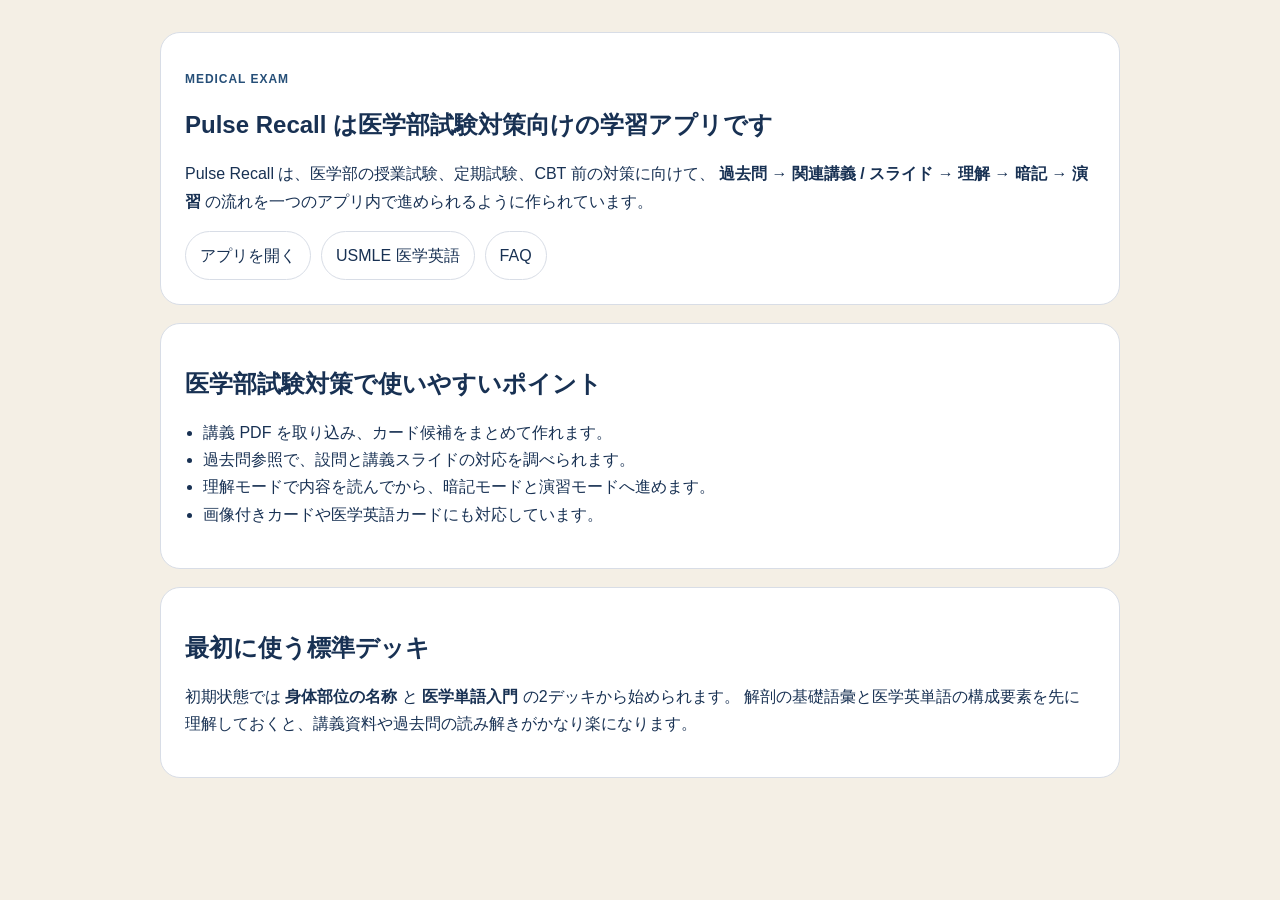
<file: medical-exam-app.html>
<!doctype html>
<html lang="ja">
  <head>
    <meta charset="utf-8" />
    <meta name="viewport" content="width=device-width, initial-scale=1, viewport-fit=cover" />
    <meta name="robots" content="index,follow,max-image-preview:large" />
    <meta
      name="description"
      content="Pulse Recall は、医学部の授業試験・定期試験・CBT 前の対策に向けて、過去問、講義 PDF、理解、暗記、演習を一つの流れで扱えるアプリです。"
    />
    <link rel="canonical" href="https://pulse-recall.vercel.app/medical-exam-app.html" />
    <meta property="og:type" content="article" />
    <meta property="og:title" content="Pulse Recall | 医学部試験対策アプリ" />
    <meta
      property="og:description"
      content="医学部の授業試験・定期試験・CBT 前の対策に向けて、過去問、講義 PDF、理解、暗記、演習を一つの流れで扱えるアプリです。"
    />
    <meta property="og:url" content="https://pulse-recall.vercel.app/medical-exam-app.html" />
    <title>Pulse Recall | 医学部試験対策アプリ</title>
    <style>
      :root {
        color-scheme: light;
        --bg: #f4efe5;
        --card: #ffffff;
        --text: #183153;
        --muted: #5a6c7d;
        --line: #d8dde6;
        --accent: #264f78;
      }
      * { box-sizing: border-box; }
      body {
        margin: 0;
        font-family: -apple-system, BlinkMacSystemFont, "Segoe UI", sans-serif;
        background: var(--bg);
        color: var(--text);
        line-height: 1.7;
      }
      main {
        width: min(960px, calc(100% - 32px));
        margin: 0 auto;
        padding: 32px 0 56px;
      }
      .card {
        background: var(--card);
        border: 1px solid var(--line);
        border-radius: 20px;
        padding: 24px;
        margin-bottom: 18px;
      }
      h1, h2, h3 { line-height: 1.3; }
      .eyebrow {
        color: var(--accent);
        font-size: 12px;
        font-weight: 700;
        text-transform: uppercase;
        letter-spacing: .08em;
      }
      .links {
        display: flex;
        flex-wrap: wrap;
        gap: 10px;
      }
      a.button {
        display: inline-block;
        padding: 10px 14px;
        border-radius: 999px;
        border: 1px solid var(--line);
        color: var(--text);
        text-decoration: none;
        background: #fff;
      }
      ul { padding-left: 18px; }
    </style>
    <script type="application/ld+json">
      {
        "@context": "https://schema.org",
        "@type": "Article",
        "headline": "Pulse Recall は医学部試験対策に使えるか",
        "description": "医学部の授業試験、定期試験、CBT 前の対策に向けて、過去問、講義 PDF、理解、暗記、演習を一つの流れで扱えるアプリです。",
        "inLanguage": "ja-JP",
        "mainEntityOfPage": "https://pulse-recall.vercel.app/medical-exam-app.html"
      }
    </script>
  </head>
  <body>
    <main>
      <section class="card">
        <p class="eyebrow">Medical Exam</p>
        <h1>Pulse Recall は医学部試験対策向けの学習アプリです</h1>
        <p>
          Pulse Recall は、医学部の授業試験、定期試験、CBT 前の対策に向けて、
          <strong>過去問 → 関連講義 / スライド → 理解 → 暗記 → 演習</strong>
          の流れを一つのアプリ内で進められるように作られています。
        </p>
        <div class="links">
          <a class="button" href="/">アプリを開く</a>
          <a class="button" href="/usmle-medical-english.html">USMLE 医学英語</a>
          <a class="button" href="/medical-exam-faq.html">FAQ</a>
        </div>
      </section>
      <section class="card">
        <h2>医学部試験対策で使いやすいポイント</h2>
        <ul>
          <li>講義 PDF を取り込み、カード候補をまとめて作れます。</li>
          <li>過去問参照で、設問と講義スライドの対応を調べられます。</li>
          <li>理解モードで内容を読んでから、暗記モードと演習モードへ進めます。</li>
          <li>画像付きカードや医学英語カードにも対応しています。</li>
        </ul>
      </section>
      <section class="card">
        <h2>最初に使う標準デッキ</h2>
        <p>
          初期状態では <strong>身体部位の名称</strong> と <strong>医学単語入門</strong> の2デッキから始められます。
          解剖の基礎語彙と医学英単語の構成要素を先に理解しておくと、講義資料や過去問の読み解きがかなり楽になります。
        </p>
      </section>
    </main>
  </body>
</html>
</file>
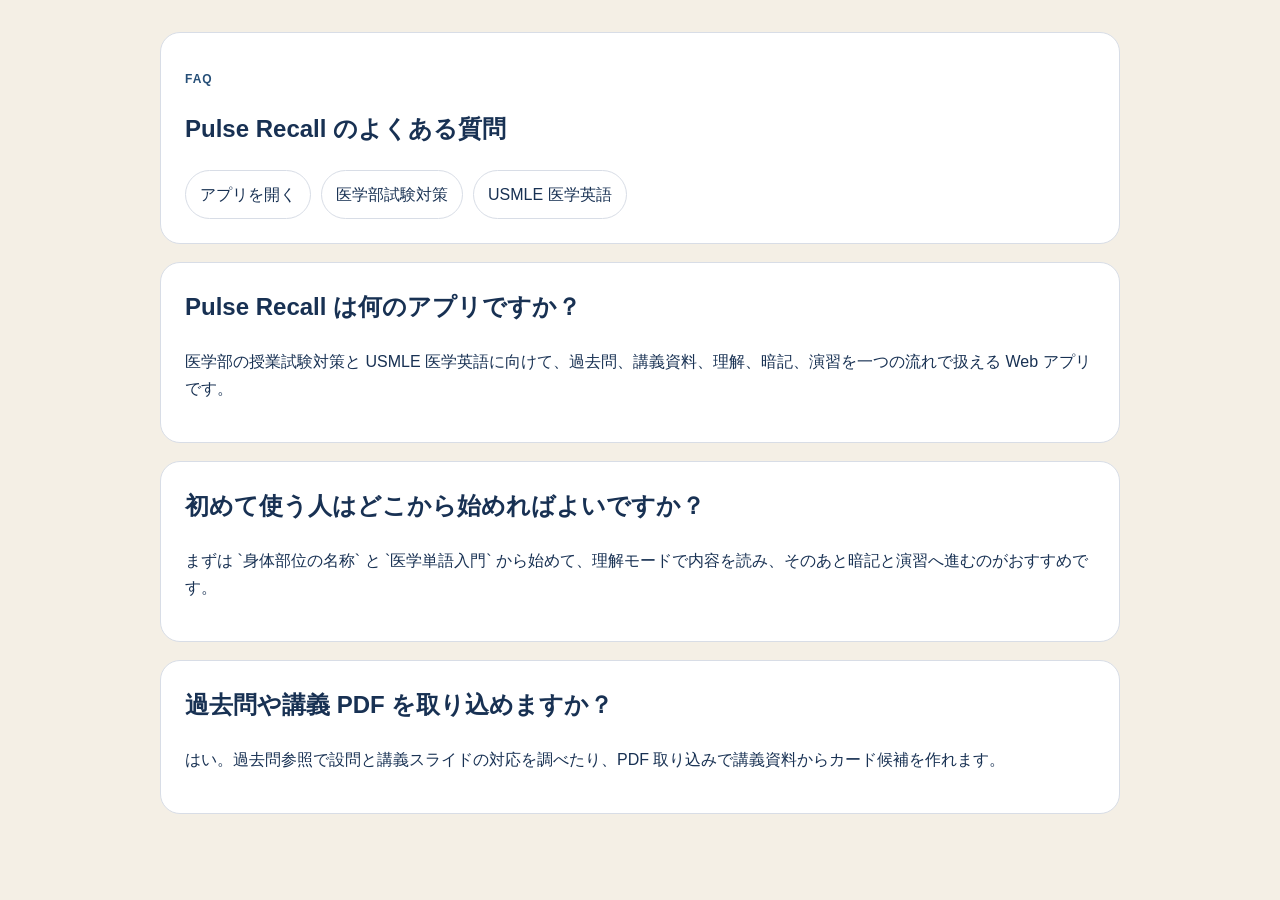
<file: medical-exam-faq.html>
<!doctype html>
<html lang="ja">
  <head>
    <meta charset="utf-8" />
    <meta name="viewport" content="width=device-width, initial-scale=1, viewport-fit=cover" />
    <meta name="robots" content="index,follow,max-image-preview:large" />
    <meta
      name="description"
      content="Pulse Recall の医学部試験対策・USMLE 医学英語向けの使い方、理解モード、過去問参照、PDF 取り込みについてまとめた FAQ です。"
    />
    <link rel="canonical" href="https://pulse-recall.vercel.app/medical-exam-faq.html" />
    <title>Pulse Recall FAQ | 医学部試験対策・USMLE 医学英語</title>
    <style>
      :root {
        color-scheme: light;
        --bg: #f4efe5;
        --card: #ffffff;
        --text: #183153;
        --muted: #5a6c7d;
        --line: #d8dde6;
        --accent: #264f78;
      }
      * { box-sizing: border-box; }
      body {
        margin: 0;
        font-family: -apple-system, BlinkMacSystemFont, "Segoe UI", sans-serif;
        background: var(--bg);
        color: var(--text);
        line-height: 1.7;
      }
      main {
        width: min(960px, calc(100% - 32px));
        margin: 0 auto;
        padding: 32px 0 56px;
      }
      .card {
        background: var(--card);
        border: 1px solid var(--line);
        border-radius: 20px;
        padding: 24px;
        margin-bottom: 18px;
      }
      .eyebrow {
        color: var(--accent);
        font-size: 12px;
        font-weight: 700;
        text-transform: uppercase;
        letter-spacing: .08em;
      }
      .links {
        display: flex;
        flex-wrap: wrap;
        gap: 10px;
      }
      a.button {
        display: inline-block;
        padding: 10px 14px;
        border-radius: 999px;
        border: 1px solid var(--line);
        color: var(--text);
        text-decoration: none;
        background: #fff;
      }
      h2 { margin-top: 0; }
    </style>
    <script type="application/ld+json">
      {
        "@context": "https://schema.org",
        "@type": "FAQPage",
        "mainEntity": [
          {
            "@type": "Question",
            "name": "Pulse Recall は何のアプリですか？",
            "acceptedAnswer": {
              "@type": "Answer",
              "text": "医学部の授業試験対策と USMLE 医学英語に向けて、過去問、講義資料、理解、暗記、演習を一つの流れで扱える Web アプリです。"
            }
          },
          {
            "@type": "Question",
            "name": "初めて使う人はどこから始めればよいですか？",
            "acceptedAnswer": {
              "@type": "Answer",
              "text": "身体部位の名称と医学単語入門の 2 デッキから始めて、理解モードで内容を読み、そのあと暗記モードや演習モードへ進むのがおすすめです。"
            }
          },
          {
            "@type": "Question",
            "name": "過去問や講義 PDF を取り込めますか？",
            "acceptedAnswer": {
              "@type": "Answer",
              "text": "はい。過去問参照で設問と講義スライドの対応を見つけたり、PDF 取り込みで講義資料からカード候補を作成できます。"
            }
          }
        ]
      }
    </script>
  </head>
  <body>
    <main>
      <section class="card">
        <p class="eyebrow">FAQ</p>
        <h1>Pulse Recall のよくある質問</h1>
        <div class="links">
          <a class="button" href="/">アプリを開く</a>
          <a class="button" href="/medical-exam-app.html">医学部試験対策</a>
          <a class="button" href="/usmle-medical-english.html">USMLE 医学英語</a>
        </div>
      </section>
      <section class="card">
        <h2>Pulse Recall は何のアプリですか？</h2>
        <p>医学部の授業試験対策と USMLE 医学英語に向けて、過去問、講義資料、理解、暗記、演習を一つの流れで扱える Web アプリです。</p>
      </section>
      <section class="card">
        <h2>初めて使う人はどこから始めればよいですか？</h2>
        <p>まずは `身体部位の名称` と `医学単語入門` から始めて、理解モードで内容を読み、そのあと暗記と演習へ進むのがおすすめです。</p>
      </section>
      <section class="card">
        <h2>過去問や講義 PDF を取り込めますか？</h2>
        <p>はい。過去問参照で設問と講義スライドの対応を調べたり、PDF 取り込みで講義資料からカード候補を作れます。</p>
      </section>
    </main>
  </body>
</html>
</file>
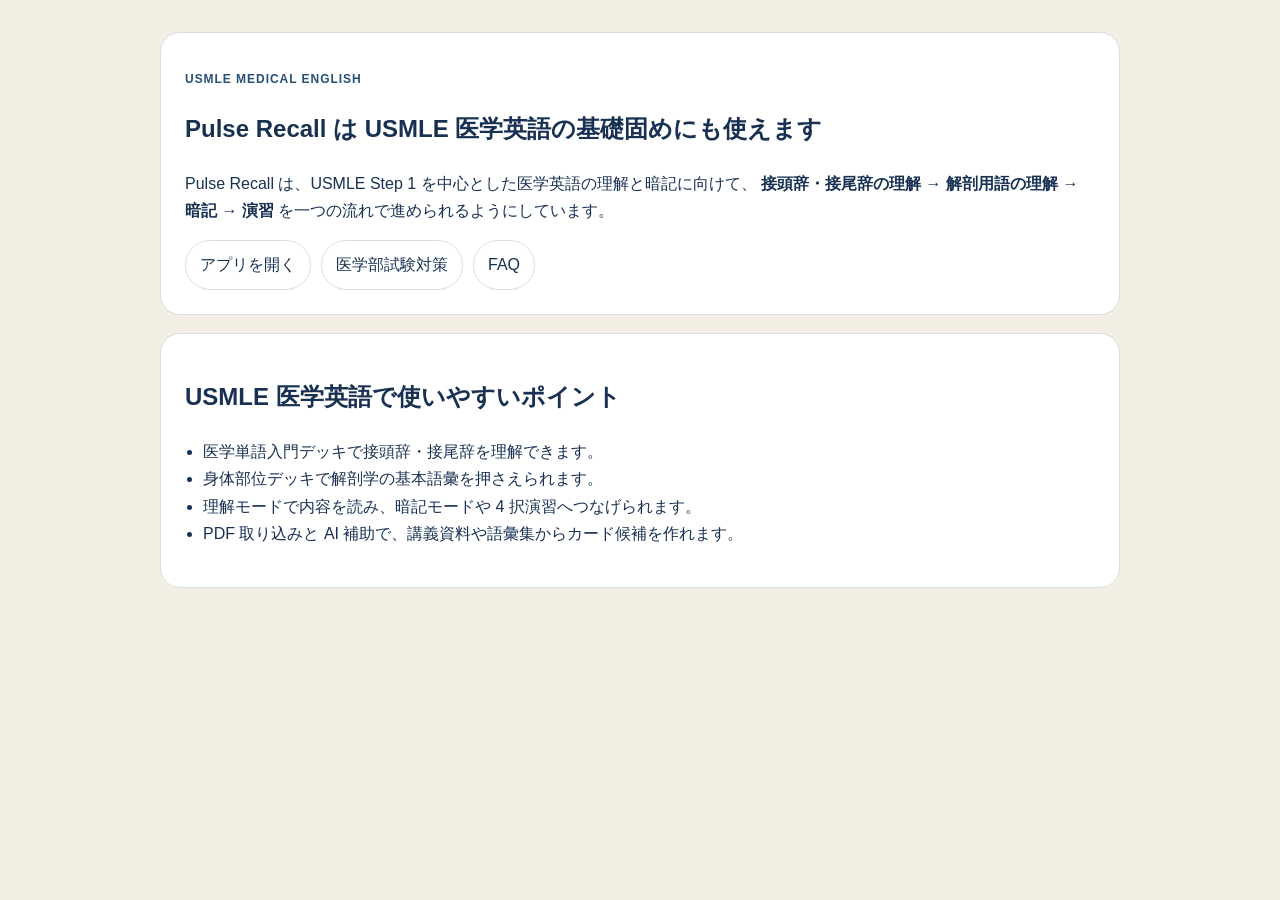
<file: usmle-medical-english.html>
<!doctype html>
<html lang="ja">
  <head>
    <meta charset="utf-8" />
    <meta name="viewport" content="width=device-width, initial-scale=1, viewport-fit=cover" />
    <meta name="robots" content="index,follow,max-image-preview:large" />
    <meta
      name="description"
      content="Pulse Recall は、USMLE Step 1 を中心とした医学英語の理解と暗記に向けて、接頭辞・接尾辞、解剖用語、講義資料、演習を一つの流れで扱えるアプリです。"
    />
    <link rel="canonical" href="https://pulse-recall.vercel.app/usmle-medical-english.html" />
    <meta property="og:type" content="article" />
    <meta property="og:title" content="Pulse Recall | USMLE 医学英語アプリ" />
    <meta
      property="og:description"
      content="USMLE Step 1 を中心とした医学英語の理解と暗記に向けて、接頭辞・接尾辞、解剖用語、講義資料、演習を一つの流れで扱えるアプリです。"
    />
    <meta property="og:url" content="https://pulse-recall.vercel.app/usmle-medical-english.html" />
    <title>Pulse Recall | USMLE 医学英語アプリ</title>
    <style>
      :root {
        color-scheme: light;
        --bg: #f4efe5;
        --card: #ffffff;
        --text: #183153;
        --muted: #5a6c7d;
        --line: #d8dde6;
        --accent: #264f78;
      }
      * { box-sizing: border-box; }
      body {
        margin: 0;
        font-family: -apple-system, BlinkMacSystemFont, "Segoe UI", sans-serif;
        background: var(--bg);
        color: var(--text);
        line-height: 1.7;
      }
      main {
        width: min(960px, calc(100% - 32px));
        margin: 0 auto;
        padding: 32px 0 56px;
      }
      .card {
        background: var(--card);
        border: 1px solid var(--line);
        border-radius: 20px;
        padding: 24px;
        margin-bottom: 18px;
      }
      .eyebrow {
        color: var(--accent);
        font-size: 12px;
        font-weight: 700;
        text-transform: uppercase;
        letter-spacing: .08em;
      }
      .links {
        display: flex;
        flex-wrap: wrap;
        gap: 10px;
      }
      a.button {
        display: inline-block;
        padding: 10px 14px;
        border-radius: 999px;
        border: 1px solid var(--line);
        color: var(--text);
        text-decoration: none;
        background: #fff;
      }
      ul { padding-left: 18px; }
    </style>
    <script type="application/ld+json">
      {
        "@context": "https://schema.org",
        "@type": "Article",
        "headline": "Pulse Recall は USMLE 医学英語の理解と暗記に使えるか",
        "description": "USMLE Step 1 を中心とした医学英語の理解と暗記に向けて、接頭辞・接尾辞、解剖用語、講義資料、演習を一つの流れで扱えるアプリです。",
        "inLanguage": "ja-JP",
        "mainEntityOfPage": "https://pulse-recall.vercel.app/usmle-medical-english.html"
      }
    </script>
  </head>
  <body>
    <main>
      <section class="card">
        <p class="eyebrow">USMLE Medical English</p>
        <h1>Pulse Recall は USMLE 医学英語の基礎固めにも使えます</h1>
        <p>
          Pulse Recall は、USMLE Step 1 を中心とした医学英語の理解と暗記に向けて、
          <strong>接頭辞・接尾辞の理解 → 解剖用語の理解 → 暗記 → 演習</strong>
          を一つの流れで進められるようにしています。
        </p>
        <div class="links">
          <a class="button" href="/">アプリを開く</a>
          <a class="button" href="/medical-exam-app.html">医学部試験対策</a>
          <a class="button" href="/medical-exam-faq.html">FAQ</a>
        </div>
      </section>
      <section class="card">
        <h2>USMLE 医学英語で使いやすいポイント</h2>
        <ul>
          <li>医学単語入門デッキで接頭辞・接尾辞を理解できます。</li>
          <li>身体部位デッキで解剖学の基本語彙を押さえられます。</li>
          <li>理解モードで内容を読み、暗記モードや 4 択演習へつなげられます。</li>
          <li>PDF 取り込みと AI 補助で、講義資料や語彙集からカード候補を作れます。</li>
        </ul>
      </section>
    </main>
  </body>
</html>
</file>
